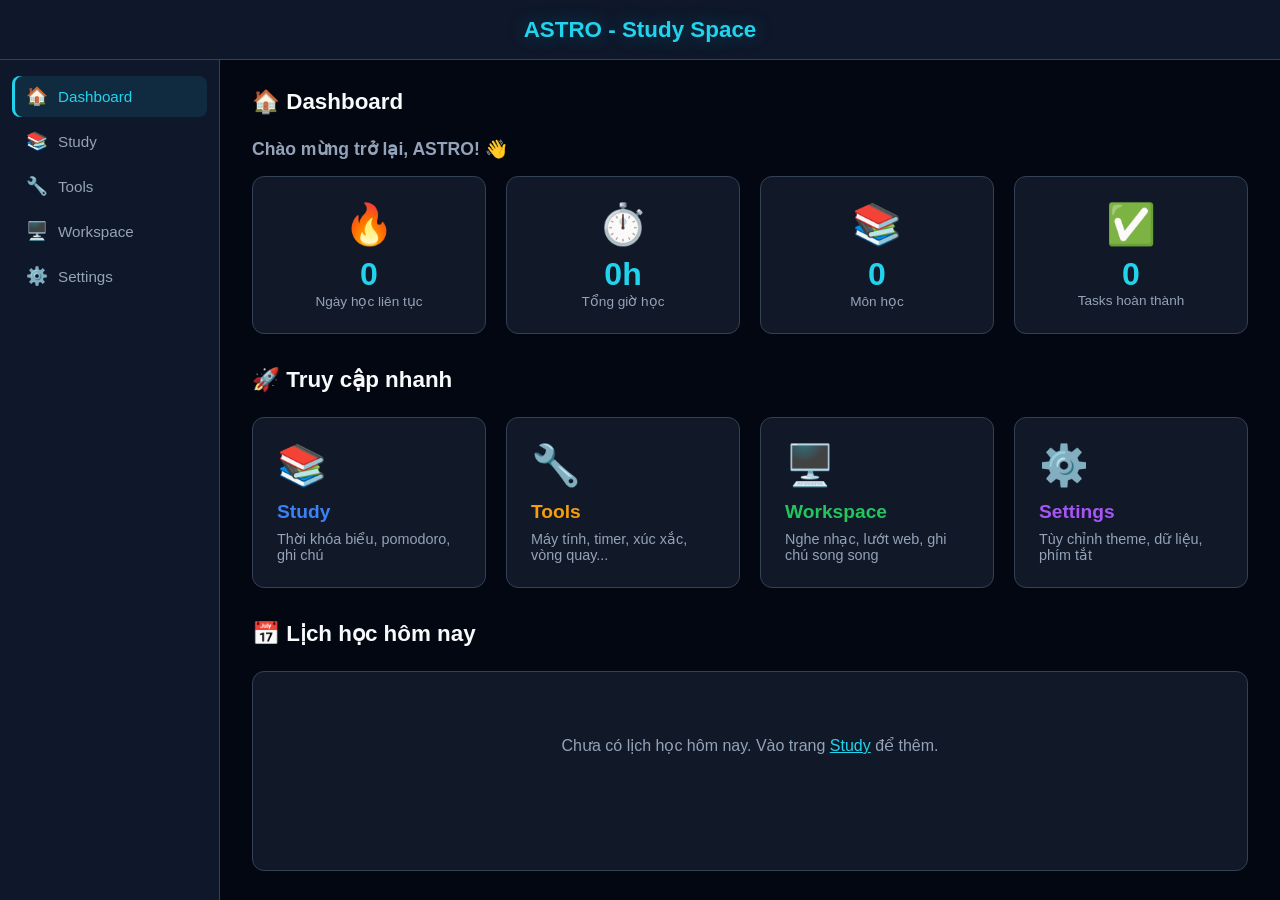
<file: index.html>
<!DOCTYPE html>
<html lang="vi">
<head>
    <meta charset="UTF-8">
    <meta name="viewport" content="width=device-width, initial-scale=1.0">
    <link rel="icon" href="./assets/images/capybara.JPG">
    <title>ASTRO - Study Space</title>
    <link rel="stylesheet" href="./main.css">
    <script type="module" src="./javascript.js"></script>
</head>
<body>
    <div id="navbar"></div>
    <div id="sidebar"></div>
    <main class="main-container">
        <h1 class="section-title">🏠 Dashboard</h1>

        <section style="margin-bottom: 32px;" class="animate-fade-in">
            <h2 style="font-size: 1.1rem; color: var(--fg-secondary); margin-bottom: 16px;">Chào mừng trở lại, ASTRO! 👋</h2>
            <div class="grid grid-4" id="stats-cards"></div>
        </section>

        <section style="margin-bottom: 32px;" class="animate-fade-in">
            <h2 class="section-title">🚀 Truy cập nhanh</h2>
            <div class="grid grid-auto" id="quick-access"></div>
        </section>

        <section class="animate-fade-in">
            <h2 class="section-title">📅 Lịch học hôm nay</h2>
            <div id="today-schedule" class="card card-animated" style="min-height: 200px;">
                <p style="color: var(--fg-secondary);">Đang tải...</p>
            </div>
        </section>
    </main>

    <script type="module">
        import { ROOT } from './javascript.js';

        // Stats cards
        const stats = [
            { label: 'Ngày học liên tục', value: '0', icon: '🔥' },
            { label: 'Tổng giờ học', value: '0h', icon: '⏱️' },
            { label: 'Môn học', value: '0', icon: '📚' },
            { label: 'Tasks hoàn thành', value: '0', icon: '✅' }
        ];

        const statsContainer = document.getElementById('stats-cards');
        stats.forEach(s => {
            const card = document.createElement('div');
            card.className = 'card card-animated';
            card.style.textAlign = 'center';
            card.innerHTML = `
                <div style="font-size: 2.5rem; margin-bottom: 8px;">${s.icon}</div>
                <div style="font-size: 2rem; font-weight: bold; color: var(--accent);" id="stat-${s.label}">${s.value}</div>
                <div style="color: var(--fg-secondary); font-size: 0.85rem;">${s.label}</div>
            `;
            statsContainer.appendChild(card);
        });

        // Quick access cards
        const quickAccess = [
            { title: 'Study', desc: 'Thời khóa biểu, pomodoro, ghi chú', href: 'features/study/study.html', icon: '📚', color: '#3b82f6' },
            { title: 'Tools', desc: 'Máy tính, timer, xúc xắc, vòng quay...', href: 'features/tools/tools.html', icon: '🔧', color: '#f59e0b' },
            { title: 'Workspace', desc: 'Nghe nhạc, lướt web, ghi chú song song', href: 'features/workspace/workspace.html', icon: '🖥️', color: '#22c55e' },
            { title: 'Settings', desc: 'Tùy chỉnh theme, dữ liệu, phím tắt', href: 'features/setting/setting.html', icon: '⚙️', color: '#a855f7' }
        ];

        const quickContainer = document.getElementById('quick-access');
        quickAccess.forEach(q => {
            const card = document.createElement('a');
            card.href = ROOT + q.href;
            card.className = 'card card-animated';
            card.style.textDecoration = 'none';
            card.style.color = 'inherit';
            card.innerHTML = `
                <div style="font-size: 2.5rem; margin-bottom: 12px;">${q.icon}</div>
                <h3 style="font-size: 1.2rem; margin-bottom: 8px; color: ${q.color};">${q.title}</h3>
                <p style="color: var(--fg-secondary); font-size: 0.9rem;">${q.desc}</p>
            `;
            quickContainer.appendChild(card);
        });

        // Load today's schedule from localStorage
        function loadTodaySchedule() {
            const timetable = JSON.parse(localStorage.getItem('study-timetable') || '{}');
            const dayIndex = new Date().getDay() === 0 ? 6 : new Date().getDay() - 1;
            const DAYS = ['Thứ 2', 'Thứ 3', 'Thứ 4', 'Thứ 5', 'Thứ 6', 'Thứ 7', 'Chủ Nhật'];
            const todayKey = DAYS[dayIndex];
            const todaySchedule = timetable[todayKey] || [];

            const container = document.getElementById('today-schedule');
            if (todaySchedule.length === 0) {
                container.innerHTML = '<p style="color: var(--fg-secondary); text-align: center; padding: 40px;">Chưa có lịch học hôm nay. Vào trang <a href="' + ROOT + 'features/study/study.html" style="color: var(--accent);">Study</a> để thêm.</p>';
                return;
            }

            container.innerHTML = todaySchedule.map(s => `
                <div style="display: flex; align-items: center; gap: 12px; padding: 12px; background: var(--bg-tertiary); border-radius: 8px; margin-bottom: 8px; border-left: 3px solid var(--accent);">
                    <span style="font-weight: bold; color: var(--accent); min-width: 80px;">${s.time}</span>
                    <span style="flex: 1;">${s.subject}</span>
                    <span style="font-size: 0.8rem; color: var(--fg-secondary);">${s.room || ''}</span>
                </div>
            `).join('');
        }

        loadTodaySchedule();

        // Load stats from localStorage
        function loadStats() {
            const data = JSON.parse(localStorage.getItem('study-stats') || '{}');
            document.getElementById('stat-Ngày học liên tục').textContent = data.streak || '0';
            document.getElementById('stat-Tổng giờ học').textContent = (data.totalHours || 0) + 'h';
            document.getElementById('stat-Môn học').textContent = data.subjects || '0';
            document.getElementById('stat-Tasks hoàn thành').textContent = data.tasksDone || '0';
        }
        loadStats();

        // Listen for changes in localStorage (e.g., from other tabs)
        window.addEventListener('storage', (e) => {
            if (e.key === 'study-timetable') {
                loadTodaySchedule();
            }
            if (e.key === 'study-stats' || e.key === 'study-timetable') {
                loadStats();
            }
        });
    </script>
</body>
</html>
</file>
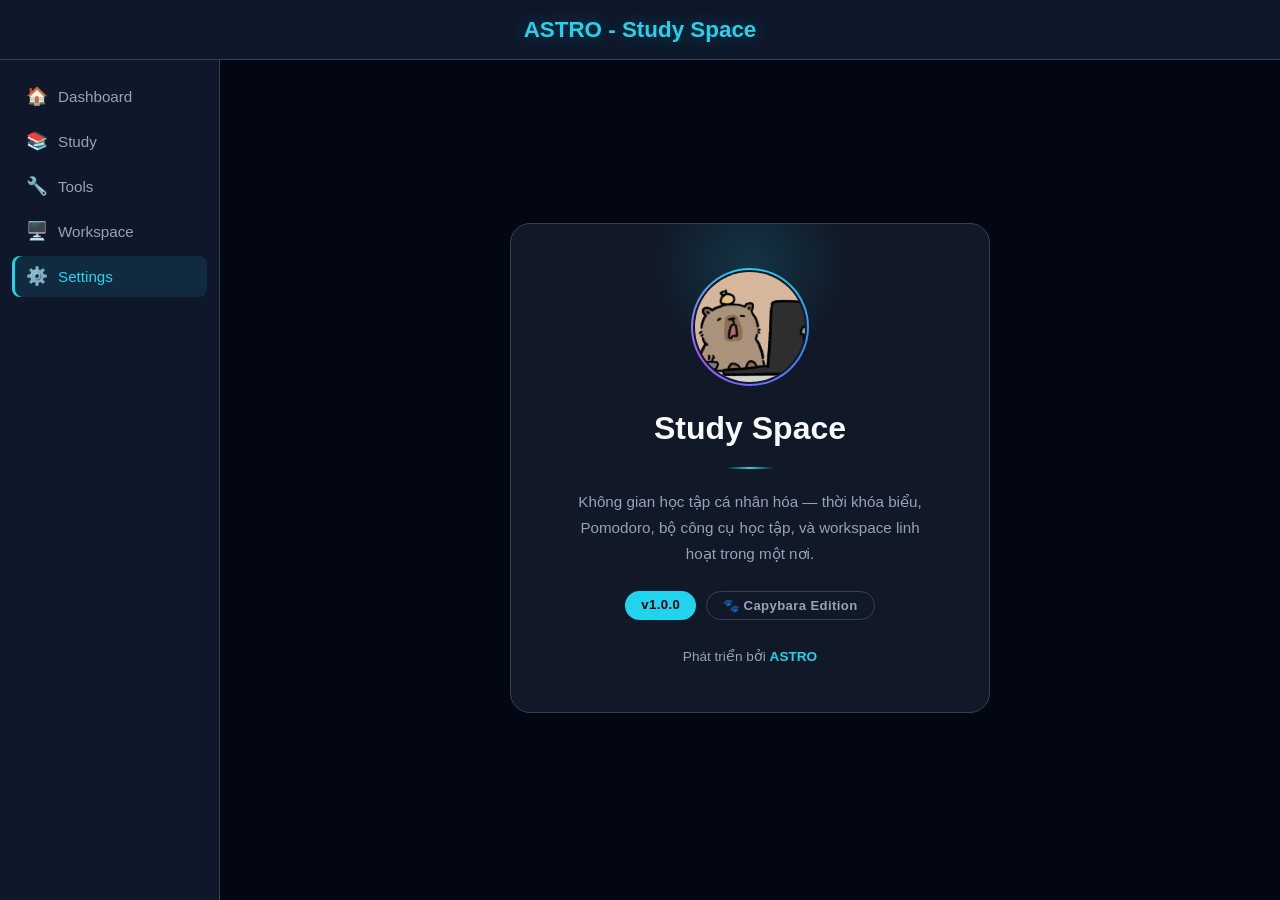
<file: features/setting/setting.html>
<!DOCTYPE html>
<html lang="vi">
<head>
    <meta charset="UTF-8">
    <meta name="viewport" content="width=device-width, initial-scale=1.0">
    <link rel="icon" href="../../assets/images/capybara.JPG">
    <title>Cài đặt - Study Space</title>
    <link rel="stylesheet" href="../../main.css">
    <script type="module" src="../../javascript.js"></script>
    <style>
        .about-wrapper {
            display: flex;
            align-items: center;
            justify-content: center;
            min-height: calc(100vh - var(--navbar-height) - 80px);
        }

        .about-card {
            background: var(--card-bg);
            border: 1px solid var(--border);
            border-radius: 20px;
            padding: 48px 56px;
            text-align: center;
            max-width: 480px;
            width: 100%;
            position: relative;
            overflow: hidden;
            animation: cardEntrance 0.6s cubic-bezier(0.34, 1.56, 0.64, 1) both;
        }

        @keyframes cardEntrance {
            from { opacity: 0; transform: translateY(40px) scale(0.95); }
            to   { opacity: 1; transform: translateY(0) scale(1); }
        }

        .about-card::before {
            content: '';
            position: absolute;
            top: -60px; left: 50%;
            transform: translateX(-50%);
            width: 200px; height: 200px;
            background: radial-gradient(circle, rgba(34,211,238,0.15) 0%, transparent 70%);
            pointer-events: none;
            animation: glowPulse 3s ease-in-out infinite;
        }

        @keyframes glowPulse {
            0%, 100% { opacity: 0.6; transform: translateX(-50%) scale(1); }
            50%       { opacity: 1;   transform: translateX(-50%) scale(1.2); }
        }

        .avatar-ring {
            position: relative;
            display: inline-block;
            margin-bottom: 24px;
            animation: avatarEntrance 0.8s cubic-bezier(0.34, 1.56, 0.64, 1) 0.2s both;
        }

        @keyframes avatarEntrance {
            from { opacity: 0; transform: scale(0.5) rotate(-10deg); }
            to   { opacity: 1; transform: scale(1) rotate(0deg); }
        }

        .avatar-ring img {
            width: 110px;
            height: 110px;
            border-radius: 50%;
            object-fit: cover;
            display: block;
            position: relative;
            z-index: 1;
        }

        .avatar-ring::before {
            content: '';
            position: absolute;
            inset: -4px;
            border-radius: 50%;
            background: conic-gradient(var(--accent), #3b82f6, #a855f7, var(--accent));
            animation: ringRotate 3s linear infinite;
            z-index: 0;
        }

        .avatar-ring::after {
            content: '';
            position: absolute;
            inset: -2px;
            border-radius: 50%;
            background: var(--card-bg);
            z-index: 0;
        }

        .avatar-ring img { z-index: 2; }

        @keyframes ringRotate {
            from { transform: rotate(0deg); }
            to   { transform: rotate(360deg); }
        }

        .app-name {
            font-size: 2rem;
            font-weight: 700;
            color: var(--fg-primary);
            margin-bottom: 8px;
            animation: fadeUp 0.6s ease 0.35s both;
        }

        .app-tagline {
            color: var(--fg-secondary);
            font-size: 0.95rem;
            line-height: 1.7;
            margin-bottom: 24px;
            animation: fadeUp 0.6s ease 0.45s both;
        }

        @keyframes fadeUp {
            from { opacity: 0; transform: translateY(16px); }
            to   { opacity: 1; transform: translateY(0); }
        }

        .badge-row {
            display: flex;
            gap: 10px;
            justify-content: center;
            flex-wrap: wrap;
            animation: fadeUp 0.6s ease 0.55s both;
        }

        .badge {
            padding: 6px 16px;
            border-radius: 20px;
            font-size: 0.82rem;
            font-weight: 600;
            letter-spacing: 0.03em;
        }

        .badge-version {
            background: var(--accent);
            color: var(--bg-primary);
        }

        .badge-edition {
            background: transparent;
            border: 1px solid var(--border);
            color: var(--fg-secondary);
        }

        .author-line {
            margin-top: 28px;
            color: var(--fg-secondary);
            font-size: 0.85rem;
            animation: fadeUp 0.6s ease 0.65s both;
        }

        .author-line strong {
            color: var(--accent);
        }

        .divider {
            width: 48px;
            height: 2px;
            background: linear-gradient(90deg, transparent, var(--accent), transparent);
            margin: 20px auto;
            animation: fadeUp 0.6s ease 0.5s both;
        }
    </style>
</head>
<body>
    <div id="navbar"></div>
    <div id="sidebar"></div>
    <main class="main-container">
        <div class="about-wrapper">
            <div class="about-card">
                <div class="avatar-ring">
                    <img src="../../assets/images/capybara.JPG" alt="Capybara mascot">
                </div>

                <div class="app-name">Study Space</div>

                <div class="divider"></div>

                <p class="app-tagline">
                    Không gian học tập cá nhân hóa — thời khóa biểu, Pomodoro,
                    bộ công cụ học tập, và workspace linh hoạt trong một nơi.
                </p>

                <div class="badge-row">
                    <span class="badge badge-version">v1.0.0</span>
                    <span class="badge badge-edition">🐾 Capybara Edition</span>
                </div>

                <div class="author-line">
                    Phát triển bởi <strong>ASTRO</strong>
                </div>
            </div>
        </div>
    </main>
</body>
</html>
</file>
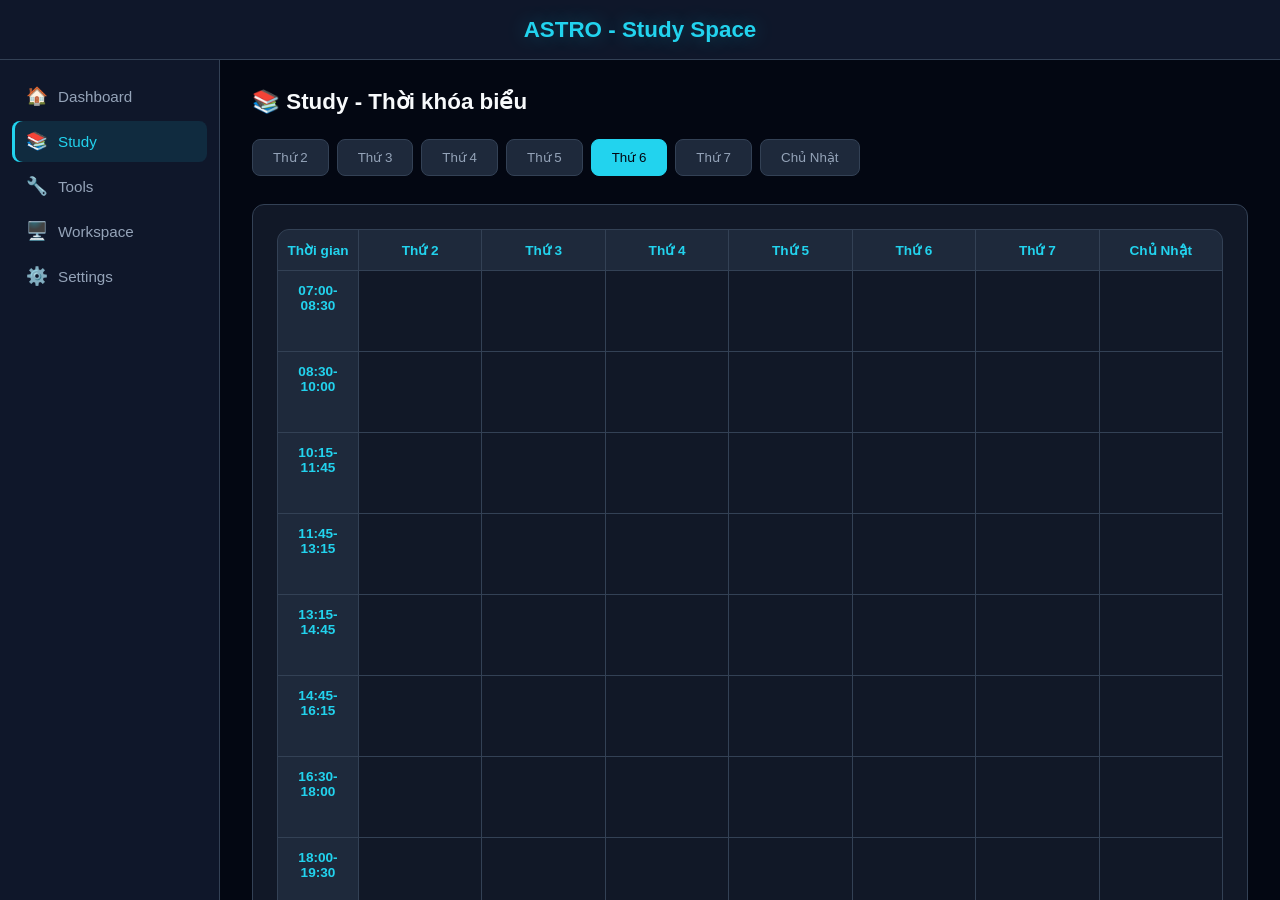
<file: features/study/study.html>
<!DOCTYPE html>
<html lang="vi">
<head>
    <meta charset="UTF-8">
    <meta name="viewport" content="width=device-width, initial-scale=1.0">
    <link rel="icon" href="../../assets/images/capybara.JPG">
    <title>Study - Thời khóa biểu</title>
    <link rel="stylesheet" href="../../main.css">
    <script type="module" src="../../javascript.js"></script>
    <style>
        .timetable-grid {
            display: grid;
            grid-template-columns: 80px repeat(7, 1fr);
            gap: 1px;
            background: var(--border);
            border-radius: 12px;
            overflow: hidden;
            border: 1px solid var(--border);
        }

        .timetable-header, .timetable-time {
            background: var(--bg-tertiary);
            padding: 12px 8px;
            text-align: center;
            font-weight: bold;
            color: var(--accent);
            font-size: 0.85rem;
        }

        .timetable-cell {
            background: var(--card-bg);
            min-height: 80px;
            padding: 8px;
            position: relative;
            cursor: pointer;
            transition: background 0.2s;
        }

        .timetable-cell:hover {
            background: var(--bg-tertiary);
        }

        .timetable-cell.has-class {
            background: linear-gradient(135deg, rgba(34, 211, 238, 0.1), rgba(59, 130, 246, 0.1));
            border-left: 3px solid var(--accent);
        }

        .class-block {
            background: rgba(34, 211, 238, 0.15);
            border: 1px solid var(--accent);
            border-radius: 6px;
            padding: 6px 8px;
            margin-bottom: 4px;
            font-size: 0.75rem;
            position: relative;
        }

        .class-block .subject { font-weight: bold; color: var(--accent); }
        .class-block .room { color: var(--fg-secondary); font-size: 0.7rem; }
        .class-block .delete-btn {
            position: absolute;
            top: 2px; right: 4px;
            background: none; border: none;
            color: var(--fg-secondary); cursor: pointer;
            font-size: 0.7rem; padding: 2px;
            opacity: 0; transition: opacity 0.2s;
        }
        .class-block:hover .delete-btn { opacity: 1; }

        .modal-overlay {
            position: fixed; top: 0; left: 0; right: 0; bottom: 0;
            background: rgba(0,0,0,0.7); z-index: 1000;
            display: flex; align-items: center; justify-content: center;
            opacity: 0; visibility: hidden; transition: all 0.3s;
        }
        .modal-overlay.open { opacity: 1; visibility: visible; }
        .modal {
            background: var(--bg-secondary);
            border: 1px solid var(--border);
            border-radius: 16px;
            padding: 24px;
            width: 90%; max-width: 480px;
            transform: scale(0.9); transition: transform 0.3s;
        }
        .modal-overlay.open .modal { transform: scale(1); }

        .form-group { margin-bottom: 16px; }
        .form-group label { display: block; margin-bottom: 6px; color: var(--fg-secondary); font-size: 0.85rem; }
        .form-row { display: grid; grid-template-columns: 1fr 1fr; gap: 12px; }

        .time-slots { display: flex; gap: 8px; flex-wrap: wrap; margin-top: 8px; }
        .time-slot {
            background: var(--bg-tertiary); border: 1px solid var(--border);
            padding: 6px 12px; border-radius: 6px; font-size: 0.8rem;
            cursor: pointer; transition: all 0.2s;
        }
        .time-slot.selected { background: var(--accent); color: var(--bg-primary); border-color: var(--accent); }

        .weekday-tabs { display: flex; gap: 8px; margin-bottom: 20px; overflow-x: auto; padding-bottom: 8px; }
        .weekday-tab {
            padding: 10px 20px; background: var(--bg-tertiary);
            border: 1px solid var(--border); border-radius: 8px;
            color: var(--fg-secondary); cursor: pointer; white-space: nowrap;
            transition: all 0.2s;
        }
        .weekday-tab.active { background: var(--accent); color: var(--bg-primary); border-color: var(--accent); }
        .weekday-tab:hover:not(.active) { border-color: var(--accent); color: var(--accent); }

        #quick-notes[data-placeholder]:empty::before {
            content: attr(data-placeholder);
            color: var(--fg-secondary);
            pointer-events: none;
        }

        @media (max-width: 768px) {
            .timetable-grid { grid-template-columns: 60px repeat(7, minmax(100px, 1fr)); }
        }
    </style>
</head>
<body>
    <div id="navbar"></div>
    <div id="sidebar"></div>
    <main class="main-container">
        <h1 class="section-title">📚 Study - Thời khóa biểu</h1>

        <!-- Weekday tabs -->
        <div class="weekday-tabs animate-fade-in" id="weekday-tabs"></div>

        <!-- Timetable -->
        <div class="card card-animated animate-fade-in" style="overflow-x: auto;">
            <div class="timetable-grid" id="timetable-grid"></div>
        </div>

        <!-- Quick Notes -->
        <section style="margin-top: 32px;" class="animate-fade-in">
            <h2 class="section-title">📝 Ghi chú nâng cao</h2>
            <div class="card card-animated">
                <div class="notes-toolbar" style="display: flex; gap: 8px; margin-bottom: 12px; flex-wrap: wrap;">
                    <button class="btn btn-secondary" id="bold-note" title="Bold (Ctrl+B)"><b>B</b></button>
                    <button class="btn btn-secondary" id="italic-note" title="Italic (Ctrl+I)"><i>I</i></button>
                    <button class="btn btn-secondary" id="underline-note" title="Underline (Ctrl+U)"><u>U</u></button>
                    <button class="btn btn-danger" id="clear-note" title="Xóa ghi chú">Xóa</button>
                </div>
                <div id="quick-notes" contenteditable="true" class="input" style="min-height: 200px; overflow-y: auto; line-height: 1.6;" placeholder="Ghi chú cho ngày hôm nay..."></div>
                <div style="margin-top: 8px; text-align: right; color: var(--fg-secondary); font-size: 0.85rem;">
                    Số ký tự: <span id="note-counter">0</span>
                </div>
            </div>
        </section>

    </main>

    <!-- Add Class Modal -->
    <div class="modal-overlay" id="class-modal">
        <div class="modal">
            <h2 style="margin-bottom: 20px; color: var(--accent);">➕ Thêm / Sửa môn học</h2>
            <form id="class-form">
                <input type="hidden" id="class-day" name="day">
                <input type="hidden" id="class-time" name="time">
                <input type="hidden" id="class-index" name="index">

                <div class="form-group">
                    <label>Tên môn học</label>
                    <input type="text" class="input" name="subject" required placeholder="Ví dụ: Toán cao cấp, Lập trình Web...">
                </div>
                <div class="form-group">
                    <label>Phòng học</label>
                    <input type="text" class="input" name="room" placeholder="Ví dụ: A301, Lab 2, Online...">
                </div>
                <div class="form-group">
                    <label>Màu sắc</label>
                    <div style="display: flex; gap: 8px;">
                        <input type="color" name="color" value="#22d3ee" style="width: 50px; height: 40px; border: none; border-radius: 8px; cursor: pointer;">
                        <span style="align-self: center; color: var(--fg-secondary); font-size: 0.85rem;">Mặc định: Cyan</span>
                    </div>
                </div>
                <div style="display: flex; gap: 12px; justify-content: flex-end; margin-top: 24px;">
                    <button type="button" class="btn btn-secondary" id="modal-cancel">Hủy</button>
                    <button type="submit" class="btn btn-primary">Lưu</button>
                </div>
            </form>
        </div>
    </div>

    <script type="module">
        import { ROOT } from '../../javascript.js';

        const DAYS = ['Thứ 2', 'Thứ 3', 'Thứ 4', 'Thứ 5', 'Thứ 6', 'Thứ 7', 'Chủ Nhật'];
        const TIME_SLOTS = [
            '07:00-08:30', '08:30-10:00', '10:15-11:45', '11:45-13:15',
            '13:15-14:45', '14:45-16:15', '16:30-18:00', '18:00-19:30', '19:30-21:00'
        ];

        let timetable = JSON.parse(localStorage.getItem('study-timetable') || '{}');
        let currentDay = DAYS[new Date().getDay() === 0 ? 6 : new Date().getDay() - 1];

        // Initialize empty days
        DAYS.forEach(d => { if (!timetable[d]) timetable[d] = []; });

        // Render weekday tabs
        const tabsContainer = document.getElementById('weekday-tabs');
        DAYS.forEach((day, i) => {
            const btn = document.createElement('button');
            btn.className = `weekday-tab ${day === currentDay ? 'active' : ''}`;
            btn.textContent = day;
            btn.onclick = () => switchDay(day);
            tabsContainer.appendChild(btn);
        });

        function switchDay(day) {
            currentDay = day;
            document.querySelectorAll('.weekday-tab').forEach(b => b.classList.toggle('active', b.textContent === day));
            renderTimetable();
        }

        // Render timetable grid
        function renderTimetable() {
            const grid = document.getElementById('timetable-grid');
            grid.innerHTML = '';

            // Header row
            grid.innerHTML += '<div class="timetable-header">Thời gian</div>';
            DAYS.forEach(d => grid.innerHTML += `<div class="timetable-header">${d}</div>`);

            // Time rows
            TIME_SLOTS.forEach((time, ti) => {
                grid.innerHTML += `<div class="timetable-time">${time}</div>`;
                DAYS.forEach((day, di) => {
                    const classes = timetable[day].filter(c => c.time === time);
                    const cellClass = classes.length ? 'timetable-cell has-class' : 'timetable-cell';
                    grid.innerHTML += `
                        <div class="${cellClass}" data-day="${day}" data-time="${time}" data-row="${ti}" data-col="${di}">
                            ${classes.map((c, idx) => `
                                <div class="class-block" style="border-left-color: ${c.color}; background: ${c.color}22;" data-index="${idx}">
                                    <div class="subject">${c.subject}</div>
                                    ${c.room ? `<div class="room">${c.room}</div>` : ''}
                                    <button class="delete-btn" onclick="event.stopPropagation(); deleteClass('${day}', '${time}', ${idx})">×</button>
                                </div>
                            `).join('')}
                        </div>
                    `;
                });
            });

            // Add click handlers to cells
            grid.querySelectorAll('.timetable-cell').forEach(cell => {
                cell.onclick = () => openModal(cell.dataset.day, cell.dataset.time);
            });
        }

        // Modal handling
        const modal = document.getElementById('class-modal');
        const form = document.getElementById('class-form');

        function openModal(day, time, index = null) {
            document.getElementById('class-day').value = day;
            document.getElementById('class-time').value = time;
            document.getElementById('class-index').value = index !== null ? index : '';

            if (index !== null) {
                const cls = timetable[day].find((c, i) => c.time === time && i === index);
                if (cls) {
                    form.subject.value = cls.subject;
                    form.room.value = cls.room || '';
                    form.color.value = cls.color;
                }
            } else {
                form.reset();
                form.color.value = '#22d3ee';
            }

            modal.classList.add('open');
            form.subject.focus();
        }

        function closeModal() {
            modal.classList.remove('open');
        }

        document.getElementById('modal-cancel').onclick = closeModal;
        modal.onclick = e => { if (e.target === modal) closeModal(); };

        form.onsubmit = e => {
            e.preventDefault();
            const day = form.day.value;
            const time = form.time.value;
            const index = form.index.value;
            const newClass = {
                subject: form.subject.value,
                room: form.room.value,
                color: form.color.value,
                time: time
            };

            if (index !== '') {
                // Update existing - find by time and index
                let idx = 0;
                timetable[day] = timetable[day].filter((c, i) => {
                    if (c.time === time && idx === parseInt(index)) {
                        idx++; return false;
                    }
                    if (c.time === time) idx++;
                    return true;
                });
                timetable[day].push(newClass);
            } else {
                timetable[day].push(newClass);
            }

            // Sort by time
            timetable[day].sort((a, b) => TIME_SLOTS.indexOf(a.time) - TIME_SLOTS.indexOf(b.time));

            localStorage.setItem('study-timetable', JSON.stringify(timetable));
            closeModal();
            renderTimetable();
            updateDashboardStats();
        };

        window.deleteClass = function(day, time, index) {
            if (!confirm('Xóa môn học này?')) return;
            let idx = 0;
            timetable[day] = timetable[day].filter((c, i) => {
                if (c.time === time && idx === index) { idx++; return false; }
                if (c.time === time) idx++;
                return true;
            });
            localStorage.setItem('study-timetable', JSON.stringify(timetable));
            renderTimetable();
            updateDashboardStats();
        };

        // Quick notes with formatting (contenteditable div)
        const notesEl = document.getElementById('quick-notes');
        const noteCounter = document.getElementById('note-counter');
        const boldBtn = document.getElementById('bold-note');
        const italicBtn = document.getElementById('italic-note');
        const underlineBtn = document.getElementById('underline-note');
        const clearNoteBtn = document.getElementById('clear-note');
        const todayKey = currentDay;

        // Load saved note
        notesEl.innerHTML = localStorage.getItem(`study-notes-${todayKey}`) || '';
        updateNoteCounter();

        // Placeholder behavior for contenteditable
        function updatePlaceholder() {
            if (notesEl.textContent.trim() === '' && !notesEl.querySelector('*')) {
                notesEl.setAttribute('data-placeholder', 'Ghi chú cho ngày hôm nay...');
            } else {
                notesEl.removeAttribute('data-placeholder');
            }
        }
        updatePlaceholder();

        // Update character count
        function updateNoteCounter() {
            noteCounter.textContent = notesEl.textContent.length;
        }

        notesEl.oninput = () => {
            localStorage.setItem(`study-notes-${todayKey}`, notesEl.innerHTML);
            updateNoteCounter();
            updatePlaceholder();
        };

        // Formatting functions
        boldBtn.onclick = () => { document.execCommand('bold', false, null); notesEl.focus(); };
        italicBtn.onclick = () => { document.execCommand('italic', false, null); notesEl.focus(); };
        underlineBtn.onclick = () => { document.execCommand('underline', false, null); notesEl.focus(); };

        clearNoteBtn.onclick = () => {
            if (confirm('Xóa toàn bộ ghi chú?')) {
                notesEl.innerHTML = '';
                localStorage.removeItem(`study-notes-${todayKey}`);
                updateNoteCounter();
                updatePlaceholder();
            }
        };

        // Keyboard shortcuts for formatting
        notesEl.addEventListener('keydown', (e) => {
            if (e.ctrlKey && !e.shiftKey && !e.metaKey) {
                if (e.key === 'b' || e.key === 'B') { e.preventDefault(); document.execCommand('bold', false, null); }
                else if (e.key === 'i' || e.key === 'I') { e.preventDefault(); document.execCommand('italic', false, null); }
                else if (e.key === 'u' || e.key === 'U') { e.preventDefault(); document.execCommand('underline', false, null); }
            }
        });

        // Dashboard stats sync
        function updateDashboardStats() {
            const stats = JSON.parse(localStorage.getItem('study-stats') || '{}');
            const subjects = new Set();
            Object.values(timetable).flat().forEach(c => subjects.add(c.subject));
            stats.subjects = subjects.size;
            localStorage.setItem('study-stats', JSON.stringify(stats));
        }

        // Initial render
        renderTimetable();

        // Keyboard shortcuts
        document.addEventListener('keydown', e => {
            if (e.key === 'Escape') closeModal();
        });
    </script>
</body>
</html>
</file>
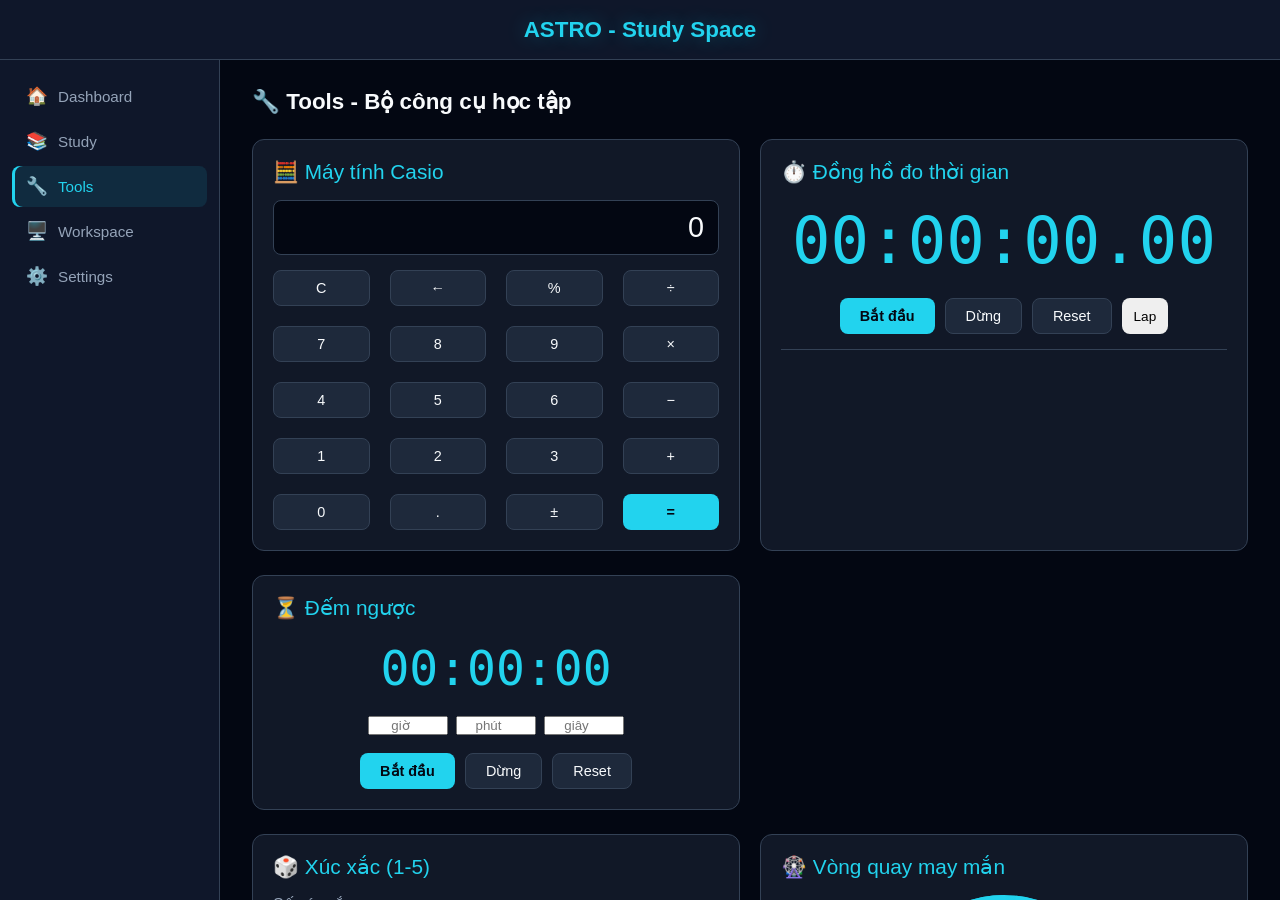
<file: features/tools/tools.html>
<!DOCTYPE html>
<html lang="vi">
<head>
    <meta charset="UTF-8">
    <meta name="viewport" content="width=device-width, initial-scale=1.0">
    <link rel="icon" href="../../assets/images/capybara.JPG">
    <title>Tools - Bộ công cụ học tập</title>
    <link rel="stylesheet" href="../../main.css">
    <script type="module" src="../../javascript.js"></script>
    <style>
        .tool-card {
            background: var(--card-bg);
            border: 1px solid var(--border);
            border-radius: 12px;
            padding: 20px;
            margin-bottom: 24px;
            transition: transform 0.2s, box-shadow 0.2s;
        }
        .tool-card:hover {
            transform: translateY(-2px);
            box-shadow: 0 8px 32px rgba(0,0,0,0.3), 0 0 0 1px var(--accent);
        }
        .tool-title {
            font-size: 1.3rem;
            margin-bottom: 16px;
            color: var(--accent);
            display: flex;
            align-items: center;
            gap: 10px;
        }
        .tool-content {
            display: grid;
            gap: 20px;
        }
        .tool-grid-2 { grid-template-columns: repeat(2, 1fr); }
        .tool-grid-3 { grid-template-columns: repeat(3, 1fr); }
        .tool-grid-4 { grid-template-columns: repeat(4, 1fr); }
        @media (max-width: 768px) {
            .tool-grid-2, .tool-grid-3, .tool-grid-4 { grid-template-columns: 1fr; }
        }
        .input-small {
            width: 80px;
            text-align: center;
        }
        .btn-small {
            padding: 6px 12px;
            font-size: 0.85rem;
        }
        .canvas-border {
            border: 2px solid var(--border);
            border-radius: 8px;
            background: var(--bg-primary);
            cursor: crosshair;
        }
        .dice {
            font-size: 3rem;
            text-align: center;
            margin: 16px 0;
            min-height: 60px;
            display: flex;
            align-items: center;
            justify-content: center;
            background: var(--bg-tertiary);
            border-radius: 12px;
        }
        .wheel {
            width: 200px;
            height: 200px;
            margin: 0 auto;
            border-radius: 50%;
            background: conic-gradient(from 0deg, #22d3ee, #06b6d4, #22d3ee, #06b6d4, #22d3ee);
            position: relative;
            overflow: hidden;
        }
        .wheel::after {
            content: '';
            position: absolute;
            top: 50%; left: 50%;
            width: 160px; height: 160px;
            background: var(--bg-primary);
            border-radius: 50%;
            transform: translate(-50%, -50%);
            z-index: 1;
        }
        .wheel-spin {
            transition: transform 3s ease-out;
        }
        .wheel-segment {
            position: absolute;
            width: 50%; height: 50%;
            transform-origin: bottom right;
            overflow: hidden;
        }
        .wheel-segment div {
            width: 100%; height: 100%;
            background: var(--accent);
            transform: rotate(45deg) translateY(-35%);
            text-align: center;
            font-size: 0.9rem;
            color: var(--bg-primary);
            padding-top: 40px;
            box-sizing: border-box;
        }
        .timer-display {
            font-size: 4rem;
            text-align: center;
            font-family: 'Minecraft', monospace;
            margin: 20px 0;
            color: var(--accent);
        }
        .countdown-display {
            font-size: 3rem;
            text-align: center;
            font-family: 'Minecraft', monospace;
            margin: 20px 0;
            color: var(--accent);
        }
        .controls {
            display: flex;
            gap: 12px;
            flex-wrap: wrap;
            justify-content: center;
        }
    </style>
</head>
<body>
    <div id="navbar"></div>
    <div id="sidebar"></div>
    <main class="main-container">
        <h1 class="section-title">🔧 Tools - Bộ công cụ học tập</h1>

        <div class="tool-content tool-grid-2 animate-fade-in">
            <!-- Scientific Calculator -->
            <div class="tool-card card-animated">
                <div class="tool-title">🧮 Máy tính Casio</div>
                <div id="calculator">
                    <input type="text" id="calc-display" class="input" readonly style="font-size: 1.8rem; text-align: right; margin-bottom: 15px; height: 55px;" value="0">
                    <div class="grid grid-4" id="calc-buttons">
                        <button class="btn btn-secondary" data-calc="clear">C</button>
                        <button class="btn btn-secondary" data-calc="delete">←</button>
                        <button class="btn btn-secondary" data-calc="%">%</button>
                        <button class="btn btn-secondary" data-calc="/">÷</button>

                        <button class="btn btn-secondary" data-calc="7">7</button>
                        <button class="btn btn-secondary" data-calc="8">8</button>
                        <button class="btn btn-secondary" data-calc="9">9</button>
                        <button class="btn btn-secondary" data-calc="*">×</button>

                        <button class="btn btn-secondary" data-calc="4">4</button>
                        <button class="btn btn-secondary" data-calc="5">5</button>
                        <button class="btn btn-secondary" data-calc="6">6</button>
                        <button class="btn btn-secondary" data-calc="-">−</button>

                        <button class="btn btn-secondary" data-calc="1">1</button>
                        <button class="btn btn-secondary" data-calc="2">2</button>
                        <button class="btn btn-secondary" data-calc="3">3</button>
                        <button class="btn btn-secondary" data-calc="+">+</button>

                        <button class="btn btn-secondary" data-calc="0">0</button>
                        <button class="btn btn-secondary" data-calc=".">.</button>
                        <button class="btn btn-secondary" data-calc="±">±</button>
                        <button class="btn btn-primary" data-calc="=">=</button>
                    </div>
                </div>
            </div>

            <!-- Timer / Stopwatch -->
            <div class="tool-card card-animated">
                <div class="tool-title">⏱️ Đồng hồ đo thời gian</div>
                <div class="timer-display" id="stopwatch-display">00:00:00.00</div>
                <div class="controls" style="display: flex; gap: 10px; flex-wrap: wrap; justify-content: center; margin-top: 15px;">
                    <button class="btn btn-primary" id="start-stopwatch">Bắt đầu</button>
                    <button class="btn btn-secondary" id="stop-stopwatch" disabled>Dừng</button>
                    <button class="btn btn-secondary" id="reset-stopwatch">Reset</button>
                    <button class="btn btn-small" id="lap-stopwatch">Lap</button>
                </div>
                <div id="laps" style="margin-top: 15px; max-height: 180px; overflow-y: auto; font-size: 0.9rem; border-top: 1px solid var(--border); padding-top: 10px;"></div>
            </div>
        </div>

        <div class="tool-content tool-grid-2 animate-fade-in">
            <!-- Countdown Timer -->
            <div class="tool-card card-animated">
                <div class="tool-title">⏳ Đếm ngược</div>
                <div class="countdown-display" id="countdown-display">00:00:00</div>
                <div style="margin-bottom: 18px;">
                    <div style="display: flex; gap: 8px; justify-content: center; flex-wrap: wrap;">
                        <input type="number" id="countdown-hours" class="input-small" placeholder="giờ" min="0" style="width: 80px;">
                        <input type="number" id="countdown-minutes" class="input-small" placeholder="phút" min="0" style="width: 80px;">
                        <input type="number" id="countdown-seconds" class="input-small" placeholder="giây" min="0" style="width: 80px;">
                    </div>
                </div>
                <div class="controls" style="display: flex; gap: 10px; justify-content: center; flex-wrap: wrap; margin-top: 10px;">
                    <button class="btn btn-primary" id="start-countdown">Bắt đầu</button>
                    <button class="btn btn-secondary" id="stop-countdown" disabled>Dừng</button>
                    <button class="btn btn-secondary" id="reset-countdown">Reset</button>
                </div>
            </div>
        </div>

        <div class="tool-content tool-grid-2 animate-fade-in">
            <!-- Dice Roller (1-5 dice) -->
            <div class="tool-card card-animated">
                <div class="tool-title">🎲 Xúc xắc (1-5)</div>
                <div style="margin-bottom: 18px;">
                    <label for="dice-count" style="color: var(--fg-secondary); display: block; margin-bottom: 8px;">Số xúc xắc:</label>
                    <select id="dice-count" class="input" style="width: 100%; padding: 10px;">
                        <option value="1">1</option>
                        <option value="2">2</option>
                        <option value="3">3</option>
                        <option value="4">4</option>
                        <option value="5">5</option>
                    </select>
                </div>
                <div class="dice" id="dice-result">⚀</div>
                <div class="controls" style="margin-top: 15px;">
                    <button class="btn btn-primary" id="roll-dice">Lăn xúc xắc</button>
                </div>
                <div style="margin-top: 12px; color: var(--fg-secondary); font-size: 0.9rem; text-align: center;" id="dice-sum"></div>
            </div>

            <!-- Wheel of Fortune -->
            <div class="tool-card card-animated">
                <div class="tool-title">🎡 Vòng quay may mắn</div>
                <div class="wheel" id="wheel" style="width: 220px; height: 220px;">
                    <div class="wheel-segment" style="transform: rotate(0deg);"><div>May mắn</div></div>
                    <div class="wheel-segment" style="transform: rotate(60deg);"><div>Thành công</div></div>
                    <div class="wheel-segment" style="transform: rotate(120deg);"><div>Hạnh phúc</div></div>
                    <div class="wheel-segment" style="transform: rotate(180deg);"><div>Tài lộc</div></div>
                    <div class="wheel-segment" style="transform: rotate(240deg);"><div>Sức khỏe</div></div>
                    <div class="wheel-segment" style="transform: rotate(300deg);"><div>Yêu thương</div></div>
                </div>
                <div class="controls" style="margin-top: 20px;">
                    <button class="btn btn-primary" id="spin-wheel">Quay vòng</button>
                </div>
                <div id="wheel-result" style="margin-top: 18px; text-align: center; font-size: 1.1rem; color: var(--accent); min-height: 40px;"></div>
            </div>
        </div>

        <div class="tool-content tool-grid-2 animate-fade-in">
            <!-- Drawing Canvas -->
            <div class="tool-card card-animated">
                <div class="tool-title">🎨 Bảng vẽ</div>
                <canvas class="canvas-border" id="drawing-canvas" width="500" height="300"></canvas>
                <div class="controls" style="margin-top: 15px; display: flex; gap: 10px; flex-wrap: wrap; justify-content: center;">
                    <button class="btn btn-secondary" id="clear-canvas">Xóa bảng</button>
                    <button class="btn btn-secondary" id="download-canvas">Tải ảnh</button>
                    <div style="display: flex; gap: 12px; align-items: center;">
                        <label style="color: var(--fg-secondary); margin-right: 6px;">Màu:</label>
                        <input type="color" id="pen-color" value="#22d3ee" style="width: 38px; height: 32px; border: none; border-radius: 4px;">
                        <label style="color: var(--fg-secondary); margin: 0 8px;">Độ dày:</label>
                        <input type="range" id="pen-width" min="1" max="10" value="2" style="width: 80px;">
                    </div>
                </div>
            </div>
        </div>

        <!-- Pomodoro Timer -->
        <div class="tool-card animate-fade-in" style="margin-top: 20px;">
            <div class="tool-title">🍅 Pomodoro Timer</div>
            <div class="pomodoro-mode" style="display: flex; gap: 8px; justify-content: center; margin-bottom: 16px;">
                <button class="btn btn-primary pomodoro-mode-btn active" data-mode="pomodoro">Pomodoro</button>
                <button class="btn btn-secondary pomodoro-mode-btn" data-mode="short">Short Break</button>
                <button class="btn btn-secondary pomodoro-mode-btn" data-mode="long">Long Break</button>
            </div>
            <div id="pomodoro-time" style="font-size: 4rem; font-weight: bold; color: var(--accent); text-align: center; font-family: 'Minecraft', monospace;">25:00</div>
            <div style="text-align: center; color: var(--fg-secondary); margin-bottom: 12px;">Hoàn thành: <span id="pomodoro-cycles">0</span> rounds</div>
            <div class="controls" style="display: flex; gap: 12px; justify-content: center;">
                <button class="btn btn-primary" id="pomodoro-start">Bắt đầu</button>
                <button class="btn btn-secondary" id="pomodoro-pause" disabled>Tạm dừng</button>
                <button class="btn btn-secondary" id="pomodoro-reset">Đặt lại</button>
            </div>
        </div>
    </main>

    <script type="module">
        import { ROOT } from '../../javascript.js';

        // ========== Calculator ==========
        const calcDisplay = document.getElementById('calc-display');

        let calcCurrent = '0';
        let calcOperator = null;
        let calcPrev = null;

        function clearCalc() {
            calcCurrent = '0';
            calcOperator = null;
            calcPrev = null;
            calcDisplay.textContent = calcCurrent;
        }

        function deleteCalc() {
            if (calcCurrent.length === 1 || calcCurrent === 'Error') {
                calcCurrent = '0';
            } else {
                calcCurrent = calcCurrent.slice(0, -1);
            }
            calcDisplay.textContent = calcCurrent;
        }

        function appendToCalc(value) {
            if (calcCurrent === '0' || calcCurrent === 'Error') {
                calcCurrent = value;
            } else {
                calcCurrent += value;
            }
            calcDisplay.textContent = calcCurrent;
        }

        function toggleSign() {
            if (calcCurrent !== '0' && calcCurrent !== 'Error') {
                calcCurrent = calcCurrent.startsWith('-') ? calcCurrent.slice(1) : '-' + calcCurrent;
                calcDisplay.textContent = calcCurrent;
            }
        }

        function calculateResult() {
            if (calcOperator && calcPrev !== null) {
                const prev = parseFloat(calcPrev);
                const current = parseFloat(calcCurrent);
                if (isNaN(prev) || isNaN(current)) {
                    calcCurrent = 'Error';
                } else {
                    let result;
                    switch (calcOperator) {
                        case '+': result = prev + current; break;
                        case '-': result = prev - current; break;
                        case '*': result = prev * current; break;
                        case '/': result = current !== 0 ? prev / current : 'Error'; break;
                        case '%': result = prev % current; break;
                        default: result = current;
                    }
                    calcCurrent = result.toString();
                    calcOperator = null;
                    calcPrev = null;
                }
                calcDisplay.textContent = calcCurrent;
            }
        }

        // Calculator event delegation
        document.getElementById('calc-buttons').addEventListener('click', (e) => {
            const btn = e.target.closest('[data-calc]');
            if (!btn) return;
            const val = btn.dataset.calc;
            if (val === 'clear') { clearCalc(); }
            else if (val === 'delete') { deleteCalc(); }
            else if (val === '±') { toggleSign(); }
            else if (val === '=') { calculateResult(); }
            else if (['+', '-', '*', '/', '%'].includes(val)) {
                if (calcOperator && calcPrev !== null) calculateResult();
                calcPrev = calcCurrent;
                calcOperator = val;
                calcCurrent = '0';
            } else {
                appendToCalc(val);
            }
        });

        // ========== Stopwatch ==========
        const stopwatchDisplay = document.getElementById('stopwatch-display');
        const startStopwatchBtn = document.getElementById('start-stopwatch');
        const stopStopwatchBtn = document.getElementById('stop-stopwatch');
        const resetStopwatchBtn = document.getElementById('reset-stopwatch');
        const lapStopwatchBtn = document.getElementById('lap-stopwatch');
        const lapsDiv = document.getElementById('laps');

        let stopwatchInterval = null;
        let stopwatchTime = 0;
        let lapTimes = [];

        function formatTime(ms) {
            const totalSeconds = Math.floor(ms / 1000);
            const hours = Math.floor(totalSeconds / 3600);
            const minutes = Math.floor((totalSeconds % 3600) / 60);
            const seconds = totalSeconds % 60;
            const milliseconds = Math.floor((ms % 1000) / 10);
            return `${String(hours).padStart(2, '0')}:${String(minutes).padStart(2, '0')}:${String(seconds).padStart(2, '0')}.${String(milliseconds).padStart(2, '0')}`;
        }

        function updateStopwatch() {
            stopwatchDisplay.textContent = formatTime(stopwatchTime);
        }

        startStopwatchBtn.onclick = () => {
            if (stopwatchInterval) return;
            stopwatchInterval = setInterval(() => {
                stopwatchTime += 10;
                updateStopwatch();
            }, 10);
            startStopwatchBtn.disabled = true;
            stopStopwatchBtn.disabled = false;
        };

        stopStopwatchBtn.onclick = () => {
            clearInterval(stopwatchInterval);
            stopwatchInterval = null;
            startStopwatchBtn.disabled = false;
            stopStopwatchBtn.disabled = true;
        };

        resetStopwatchBtn.onclick = () => {
            clearInterval(stopwatchInterval);
            stopwatchInterval = null;
            stopwatchTime = 0;
            lapTimes = [];
            updateStopwatch();
            lapsDiv.innerHTML = '';
            startStopwatchBtn.disabled = false;
            stopStopwatchBtn.disabled = true;
        };

        lapStopwatchBtn.onclick = () => {
            if (!stopwatchInterval) return;
            lapTimes.push(stopwatchTime);
            const lapNumber = lapTimes.length;
            const lapTime = formatTime(stopwatchTime);
            const lapElement = document.createElement('div');
            lapElement.innerHTML = `<span>Lap ${lapNumber}: </span><span>${lapTime}</span>`;
            lapsDiv.prepend(lapElement);
        };

        // ========== Countdown ==========
        const countdownDisplay = document.getElementById('countdown-display');
        const countdownHours = document.getElementById('countdown-hours');
        const countdownMinutes = document.getElementById('countdown-minutes');
        const countdownSeconds = document.getElementById('countdown-seconds');
        const startCountdownBtn = document.getElementById('start-countdown');
        const stopCountdownBtn = document.getElementById('stop-countdown');
        const resetCountdownBtn = document.getElementById('reset-countdown');

        let countdownInterval = null;
        let countdownTime = 0;

        function updateCountdown() {
            if (countdownTime <= 0) {
                clearInterval(countdownInterval);
                countdownInterval = null;
                countdownDisplay.textContent = '00:00:00';
                startCountdownBtn.disabled = false;
                stopCountdownBtn.disabled = true;
                alert('⏰ Hết thời gian!');
                return;
            }
            countdownTime -= 1000;
            const totalSeconds = Math.floor(countdownTime / 1000);
            const hours = Math.floor(totalSeconds / 3600);
            const minutes = Math.floor((totalSeconds % 3600) / 60);
            const seconds = totalSeconds % 60;
            countdownDisplay.textContent = `${String(hours).padStart(2, '0')}:${String(minutes).padStart(2, '0')}:${String(seconds).padStart(2, '0')}`;
        }

        startCountdownBtn.onclick = () => {
            const h = parseInt(countdownHours.value) || 0;
            const m = parseInt(countdownMinutes.value) || 0;
            const s = parseInt(countdownSeconds.value) || 0;
            countdownTime = (h * 3600 + m * 60 + s) * 1000;
            if (countdownTime <= 0) {
                alert('Vui lòng nhập thời gian lớn hơn 0');
                return;
            }
            updateCountdown();
            countdownInterval = setInterval(updateCountdown, 1000);
            startCountdownBtn.disabled = true;
            stopCountdownBtn.disabled = false;
        };

        stopCountdownBtn.onclick = () => {
            clearInterval(countdownInterval);
            countdownInterval = null;
            startCountdownBtn.disabled = false;
            stopCountdownBtn.disabled = true;
        };

        resetCountdownBtn.onclick = () => {
            clearInterval(countdownInterval);
            countdownInterval = null;
            countdownHours.value = '';
            countdownMinutes.value = '';
            countdownSeconds.value = '';
            countdownDisplay.textContent = '00:00:00';
            startCountdownBtn.disabled = false;
            stopCountdownBtn.disabled = true;
        };


        // ========== Dice Roller ==========
        const diceResult = document.getElementById('dice-result');
        const diceCountSelect = document.getElementById('dice-count');
        const rollDiceBtn = document.getElementById('roll-dice');
        const diceSum = document.getElementById('dice-sum');

        const diceFaces = ['⚀', '⚁', '⚂', '⚃', '⚄', '⚅'];

        rollDiceBtn.onclick = () => {
            const count = parseInt(diceCountSelect.value);
            const results = [];
            let sum = 0;
            for (let i = 0; i < count; i++) {
                const face = Math.floor(Math.random() * 6);
                results.push(diceFaces[face]);
                sum += face + 1;
            }
            diceResult.textContent = results.join(' ');
            diceSum.textContent = `Tổng: ${sum}`;
        };

        // ========== Wheel of Fortune ==========
        const wheel = document.getElementById('wheel');
        const spinWheelBtn = document.getElementById('spin-wheel');
        const wheelResult = document.getElementById('wheel-result');

        let wheelSpinCount = 0;

        spinWheelBtn.onclick = () => {
            wheelSpinCount++;
            const spins = 5 + Math.floor(Math.random() * 5); // 5-9 full spins
            const extraDeg = Math.floor(Math.random() * 360);
            const totalDeg = spins * 360 + extraDeg;
            wheel.style.transition = 'transform 4s ease-out';
            wheel.style.transform = `rotate(${totalDeg}deg)`;
            wheelResult.textContent = 'Đang quay...';
            setTimeout(() => {
                const segmentIndex = Math.floor((360 - (extraDeg % 360)) / 60); // 0-5
                const segments = ['May mắn', 'Thành công', 'Hạnh phúc', 'Tài lộc', 'Sức khỏe', 'Yêu thương'];
                const result = segments[segmentIndex];
                wheelResult.textContent = `Bạn đã quay được: ${result}!`;
                wheel.style.transition = 'none';
            }, 4000);
        };

        // ========== Drawing Canvas ==========
        const canvas = document.getElementById('drawing-canvas');
        const ctx = canvas.getContext('2d');
        const clearCanvasBtn = document.getElementById('clear-canvas');
        const downloadCanvasBtn = document.getElementById('download-canvas');
        const penColor = document.getElementById('pen-color');
        const penWidth = document.getElementById('pen-width');

        let isDrawing = false;
        let lastX = 0;
        let lastY = 0;

        function startDrawing(e) {
            isDrawing = true;
            [lastX, lastY] = [e.offsetX, e.offsetY];
        }

        function draw(e) {
            if (!isDrawing) return;
            ctx.strokeStyle = penColor.value;
            ctx.lineWidth = penWidth.value;
            ctx.lineCap = 'round';
            ctx.beginPath();
            ctx.moveTo(lastX, lastY);
            ctx.lineTo(e.offsetX, e.offsetY);
            ctx.stroke();
            [lastX, lastY] = [e.offsetX, e.offsetY];
        }

        function stopDrawing() {
            isDrawing = false;
        }

        canvas.addEventListener('mousedown', startDrawing);
        canvas.addEventListener('mousemove', draw);
        canvas.addEventListener('mouseup', stopDrawing);
        canvas.addEventListener('mouseout', stopDrawing);

        clearCanvasBtn.onclick = () => {
            ctx.clearRect(0, 0, canvas.width, canvas.height);
        };

        downloadCanvasBtn.onclick = () => {
            const link = document.createElement('a');
            link.download = 'drawing.png';
            link.href = canvas.toDataURL('image/png');
            link.click();
        };

        // ========== Pomodoro Timer ==========
        const POMODORO_TIMES = { pomodoro: 25 * 60, short: 5 * 60, long: 15 * 60 };
        let pomodoroMode = 'pomodoro';
        let pomodoroTimeLeft = POMODORO_TIMES.pomodoro;
        let pomodoroInterval = null;
        let pomodoroCycles = parseInt(localStorage.getItem('pomodoro-cycles') || '0');

        const pomodoroTimeDisplay = document.getElementById('pomodoro-time');
        const pomodoroCyclesDisplay = document.getElementById('pomodoro-cycles');

        function updatePomodoroDisplay() {
            const m = Math.floor(pomodoroTimeLeft / 60).toString().padStart(2, '0');
            const s = (pomodoroTimeLeft % 60).toString().padStart(2, '0');
            pomodoroTimeDisplay.textContent = `${m}:${s}`;
        }
        pomodoroCyclesDisplay.textContent = pomodoroCycles;
        updatePomodoroDisplay();

        document.querySelectorAll('.pomodoro-mode-btn').forEach(btn => {
            btn.onclick = () => {
                document.querySelectorAll('.pomodoro-mode-btn').forEach(b => {
                    b.classList.remove('active', 'btn-primary');
                    b.classList.add('btn-secondary');
                });
                btn.classList.add('active', 'btn-primary');
                btn.classList.remove('btn-secondary');
                pomodoroMode = btn.dataset.mode;
                pomodoroTimeLeft = POMODORO_TIMES[pomodoroMode];
                updatePomodoroDisplay();
                resetPomodoro();
            };
        });

        function startPomodoro() {
            if (pomodoroInterval) return;
            document.getElementById('pomodoro-start').disabled = true;
            document.getElementById('pomodoro-pause').disabled = false;
            pomodoroInterval = setInterval(() => {
                pomodoroTimeLeft--;
                updatePomodoroDisplay();
                if (pomodoroTimeLeft <= 0) {
                    clearInterval(pomodoroInterval);
                    pomodoroInterval = null;
                    if (pomodoroMode === 'pomodoro') {
                        pomodoroCycles++;
                        pomodoroCyclesDisplay.textContent = pomodoroCycles;
                        localStorage.setItem('pomodoro-cycles', pomodoroCycles.toString());
                        alert('🎉 Pomodoro hoàn thành! Nghỉ ngơi nào.');
                    } else {
                        alert('⏰ Hết giờ nghỉ!');
                    }
                    resetPomodoro();
                }
            }, 1000);
        }

        function pausePomodoro() {
            clearInterval(pomodoroInterval);
            pomodoroInterval = null;
            document.getElementById('pomodoro-start').disabled = false;
            document.getElementById('pomodoro-pause').disabled = true;
        }

        function resetPomodoro() {
            pausePomodoro();
            pomodoroTimeLeft = POMODORO_TIMES[pomodoroMode];
            updatePomodoroDisplay();
        }

        document.getElementById('pomodoro-start').onclick = startPomodoro;
        document.getElementById('pomodoro-pause').onclick = pausePomodoro;
        document.getElementById('pomodoro-reset').onclick = resetPomodoro;
    </script>
</body>
</html>
</file>
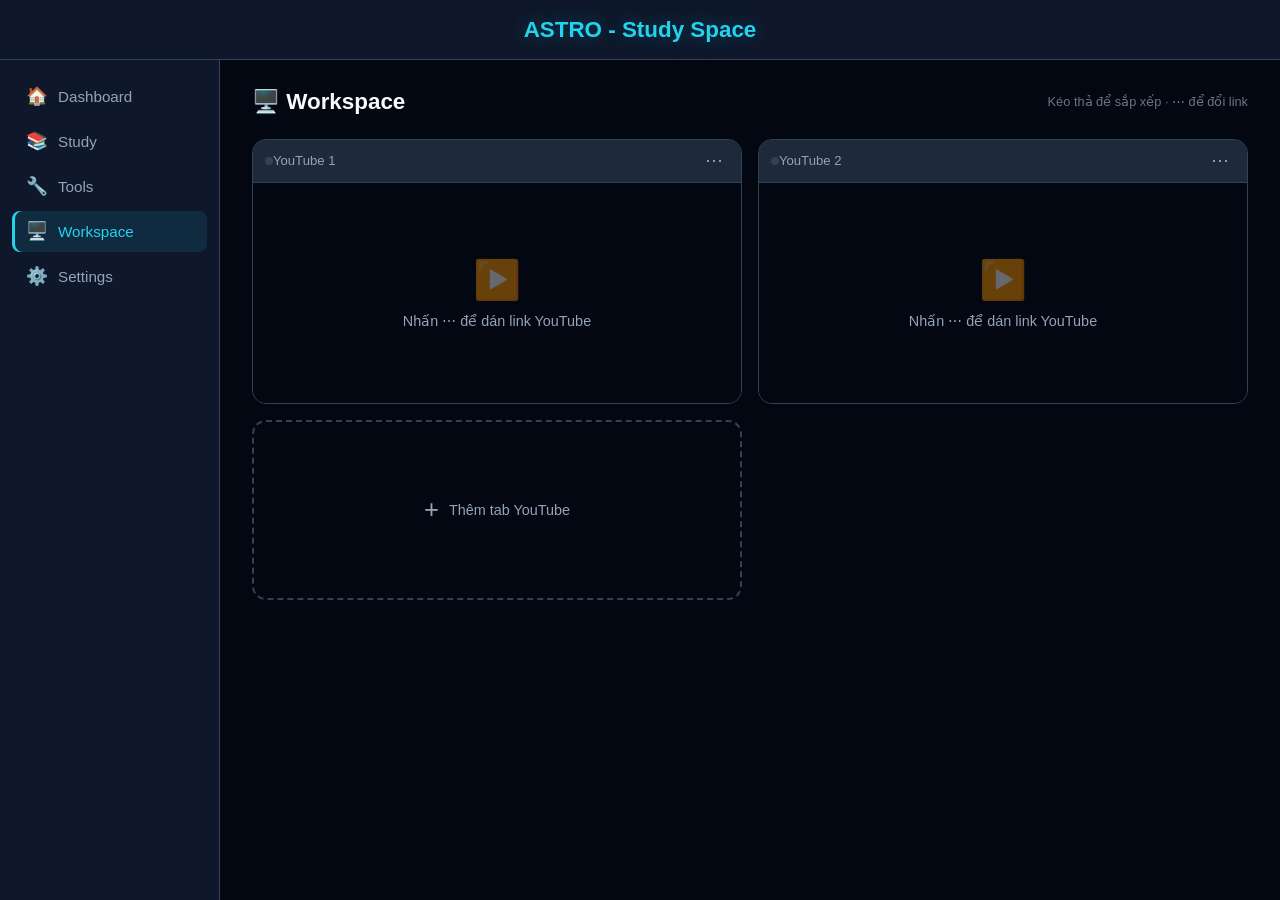
<file: features/workspace/workspace.html>
<!DOCTYPE html>
<html lang="vi">
<head>
    <meta charset="UTF-8">
    <meta name="viewport" content="width=device-width, initial-scale=1.0">
    <link rel="icon" href="../../assets/images/capybara.JPG">
    <title>Workspace - Study Space</title>
    <link rel="stylesheet" href="../../main.css">
    <script type="module" src="../../javascript.js"></script>
    <style>
        /* ── Grid layout ── */
        .ws-grid {
            display: grid;
            grid-template-columns: repeat(auto-fill, minmax(380px, 1fr));
            gap: 16px;
            padding: 4px 0;
        }

        /* ── Each YouTube tile ── */
        .yt-tile {
            background: var(--card-bg);
            border: 1px solid var(--border);
            border-radius: 14px;
            overflow: hidden;
            display: flex;
            flex-direction: column;
            animation: tileIn 0.4s cubic-bezier(0.34,1.56,0.64,1) both;
            transition: box-shadow 0.2s, border-color 0.2s;
            position: relative;
        }

        .yt-tile:hover {
            border-color: var(--accent);
            box-shadow: 0 0 0 1px var(--accent), 0 8px 32px rgba(0,0,0,0.4);
        }

        .yt-tile.dragging {
            opacity: 0.4;
            border-color: var(--accent);
        }

        .yt-tile.drag-over {
            border-color: var(--accent);
            box-shadow: 0 0 0 2px var(--accent), 0 0 24px rgba(34,211,238,0.3);
        }

        @keyframes tileIn {
            from { opacity: 0; transform: scale(0.9) translateY(12px); }
            to   { opacity: 1; transform: scale(1) translateY(0); }
        }

        /* ── Tile header (dynamic island style) ── */
        .tile-header {
            display: flex;
            align-items: center;
            justify-content: space-between;
            padding: 10px 12px;
            background: var(--bg-tertiary);
            border-bottom: 1px solid var(--border);
            cursor: grab;
            user-select: none;
        }

        .tile-header:active { cursor: grabbing; }

        .tile-title {
            font-size: 0.82rem;
            color: var(--fg-secondary);
            font-weight: 500;
            flex: 1;
            min-width: 0;
            overflow: hidden;
            text-overflow: ellipsis;
            white-space: nowrap;
            margin-right: 8px;
        }

        /* Dynamic island pill */
        .tile-island {
            display: flex;
            align-items: center;
            gap: 6px;
        }

        .island-dot {
            width: 8px; height: 8px;
            border-radius: 50%;
            background: var(--accent);
            animation: islandPulse 2s ease-in-out infinite;
        }

        @keyframes islandPulse {
            0%, 100% { opacity: 1; transform: scale(1); }
            50%       { opacity: 0.5; transform: scale(0.7); }
        }

        .tile-menu-btn {
            background: none;
            border: none;
            color: var(--fg-secondary);
            cursor: pointer;
            font-size: 1.1rem;
            padding: 2px 6px;
            border-radius: 6px;
            line-height: 1;
            transition: background 0.15s, color 0.15s;
        }

        .tile-menu-btn:hover {
            background: var(--bg-primary);
            color: var(--fg-primary);
        }

        /* ── Popover menu ── */
        .tile-popover {
            position: absolute;
            top: 42px;
            right: 8px;
            background: var(--bg-secondary);
            border: 1px solid var(--border);
            border-radius: 10px;
            padding: 6px;
            z-index: 200;
            min-width: 180px;
            box-shadow: 0 8px 32px rgba(0,0,0,0.5);
            display: none;
            animation: popoverIn 0.15s ease both;
        }

        .tile-popover.open { display: block; }

        @keyframes popoverIn {
            from { opacity: 0; transform: translateY(-6px) scale(0.97); }
            to   { opacity: 1; transform: translateY(0) scale(1); }
        }

        .popover-input {
            width: 100%;
            padding: 8px 10px;
            background: var(--bg-primary);
            border: 1px solid var(--border);
            border-radius: 7px;
            color: var(--fg-primary);
            font-family: inherit;
            font-size: 0.82rem;
            margin-bottom: 6px;
        }

        .popover-input:focus {
            outline: none;
            border-color: var(--accent);
        }

        .popover-btn {
            width: 100%;
            padding: 7px 10px;
            background: var(--accent);
            border: none;
            border-radius: 7px;
            color: var(--bg-primary);
            font-family: inherit;
            font-size: 0.82rem;
            font-weight: 600;
            cursor: pointer;
            margin-bottom: 4px;
            transition: background 0.15s;
        }

        .popover-btn:hover { background: var(--accent-hover); }

        .popover-btn-danger {
            background: transparent;
            border: 1px solid var(--border);
            color: var(--danger);
            margin-bottom: 0;
        }

        .popover-btn-danger:hover { background: rgba(239,68,68,0.1); border-color: var(--danger); }

        /* ── iframe embed ── */
        .tile-embed {
            flex: 1;
            min-height: 220px;
            position: relative;
            background: var(--bg-primary);
        }

        .tile-embed iframe {
            width: 100%;
            height: 100%;
            border: none;
            display: block;
        }

        .tile-placeholder {
            position: absolute;
            inset: 0;
            display: flex;
            flex-direction: column;
            align-items: center;
            justify-content: center;
            gap: 10px;
            color: var(--fg-secondary);
            font-size: 0.9rem;
        }

        .tile-placeholder .icon {
            font-size: 2.4rem;
            opacity: 0.4;
        }

        /* ── Add button tile ── */
        .yt-tile-add {
            background: transparent;
            border: 2px dashed var(--border);
            border-radius: 14px;
            min-height: 180px;
            display: flex;
            align-items: center;
            justify-content: center;
            cursor: pointer;
            color: var(--fg-secondary);
            font-size: 0.9rem;
            gap: 10px;
            transition: all 0.2s;
            animation: tileIn 0.4s cubic-bezier(0.34,1.56,0.64,1) both;
        }

        .yt-tile-add:hover {
            border-color: var(--accent);
            color: var(--accent);
            background: rgba(34,211,238,0.05);
        }

        .yt-tile-add .plus { font-size: 1.6rem; }

        /* ── Toolbar ── */
        .ws-toolbar {
            display: flex;
            align-items: center;
            gap: 12px;
            margin-bottom: 20px;
        }

        .ws-toolbar h1 { margin-bottom: 0; }

        .toolbar-hint {
            margin-left: auto;
            font-size: 0.8rem;
            color: var(--fg-secondary);
            opacity: 0.7;
        }
    </style>
</head>
<body>
    <div id="navbar"></div>
    <div id="sidebar"></div>
    <main class="main-container">
        <div class="ws-toolbar">
            <h1 class="section-title" style="margin-bottom:0">🖥️ Workspace</h1>
            <span class="toolbar-hint">Kéo thả để sắp xếp · ⋯ để đổi link</span>
        </div>

        <div class="ws-grid" id="ws-grid"></div>
    </main>

    <script type="module">
        import { ROOT } from '../../javascript.js';

        const STORAGE_KEY = 'workspace-yt-tiles';

        // ── State ──────────────────────────────────────────────
        let tiles = loadTiles();
        let dragSrcIndex = null;

        function loadTiles() {
            try {
                const raw = localStorage.getItem(STORAGE_KEY);
                return raw ? JSON.parse(raw) : defaultTiles();
            } catch { return defaultTiles(); }
        }

        function defaultTiles() {
            return [
                { id: uid(), url: '', title: 'YouTube 1' },
                { id: uid(), url: '', title: 'YouTube 2' },
            ];
        }

        function saveTiles() {
            localStorage.setItem(STORAGE_KEY, JSON.stringify(tiles));
        }

        function uid() {
            return Math.random().toString(36).slice(2, 10);
        }

        // ── YouTube URL → embed URL ────────────────────────────
        function toEmbedUrl(raw) {
            if (!raw) return '';
            raw = raw.trim();
            let videoId = null;
            let listId = null;

            // Already embed
            if (raw.includes('youtube.com/embed/')) return raw;

            try {
                const u = new URL(raw.startsWith('http') ? raw : 'https://' + raw);
                videoId = u.searchParams.get('v');
                listId  = u.searchParams.get('list');

                // youtu.be/xxxxx
                if (!videoId && u.hostname === 'youtu.be') {
                    videoId = u.pathname.slice(1);
                }
                // /live/xxx  or  /shorts/xxx
                if (!videoId) {
                    const m = u.pathname.match(/\/(live|shorts)\/([^/?]+)/);
                    if (m) videoId = m[2];
                }
            } catch { return ''; }

            if (listId && !videoId) {
                return `https://www.youtube.com/embed/videoseries?list=${listId}&autoplay=1`;
            }
            if (videoId) {
                return `https://www.youtube.com/embed/${videoId}?autoplay=1${listId ? '&list=' + listId : ''}`;
            }
            return '';
        }

        // ── Render ─────────────────────────────────────────────
        function render() {
            const grid = document.getElementById('ws-grid');
            grid.innerHTML = '';

            tiles.forEach((tile, idx) => {
                const el = makeTile(tile, idx);
                grid.appendChild(el);
            });

            // Add button
            const addBtn = document.createElement('div');
            addBtn.className = 'yt-tile-add';
            addBtn.innerHTML = '<span class="plus">+</span><span>Thêm tab YouTube</span>';
            addBtn.onclick = () => addTile();
            grid.appendChild(addBtn);
        }

        function makeTile(tile, idx) {
            const el = document.createElement('div');
            el.className = 'yt-tile';
            el.draggable = true;
            el.dataset.idx = idx;

            const embedUrl = toEmbedUrl(tile.url);

            el.innerHTML = `
                <div class="tile-header">
                    <div class="tile-island">
                        <div class="island-dot" style="${embedUrl ? '' : 'background:var(--border);animation:none'}"></div>
                    </div>
                    <div class="tile-title">${tile.title || 'YouTube'}</div>
                    <button class="tile-menu-btn" title="Cài đặt">⋯</button>
                </div>

                <div class="tile-popover" id="pop-${tile.id}">
                    <input class="popover-input" type="text" placeholder="Dán link YouTube vào đây..."
                           value="${tile.url || ''}" id="inp-${tile.id}">
                    <button class="popover-btn" id="save-${tile.id}">Áp dụng</button>
                    <button class="popover-btn popover-btn-danger" id="del-${tile.id}">Xóa tab này</button>
                </div>

                <div class="tile-embed">
                    ${embedUrl
                        ? `<iframe src="${embedUrl}" allow="autoplay; encrypted-media; picture-in-picture" allowfullscreen></iframe>`
                        : `<div class="tile-placeholder">
                               <span class="icon">▶️</span>
                               <span>Nhấn ⋯ để dán link YouTube</span>
                           </div>`
                    }
                </div>
            `;

            // Menu toggle
            const menuBtn = el.querySelector('.tile-menu-btn');
            const popover = el.querySelector(`#pop-${tile.id}`);
            menuBtn.addEventListener('click', e => {
                e.stopPropagation();
                // Close others
                document.querySelectorAll('.tile-popover.open').forEach(p => {
                    if (p !== popover) p.classList.remove('open');
                });
                popover.classList.toggle('open');
                if (popover.classList.contains('open')) {
                    el.querySelector(`#inp-${tile.id}`).focus();
                }
            });

            // Save link
            el.querySelector(`#save-${tile.id}`).addEventListener('click', () => {
                const val = el.querySelector(`#inp-${tile.id}`).value.trim();
                tiles[idx].url = val;
                // Auto-title from URL if blank
                if (!tiles[idx].title || tiles[idx].title.startsWith('YouTube')) {
                    tiles[idx].title = val ? 'YouTube ' + (idx + 1) : 'YouTube ' + (idx + 1);
                }
                saveTiles();
                render();
            });

            // Allow pressing Enter in input
            el.querySelector(`#inp-${tile.id}`).addEventListener('keydown', e => {
                if (e.key === 'Enter') el.querySelector(`#save-${tile.id}`).click();
            });

            // Delete tile
            el.querySelector(`#del-${tile.id}`).addEventListener('click', () => {
                tiles.splice(idx, 1);
                saveTiles();
                render();
            });

            // ── Drag & drop ──
            el.addEventListener('dragstart', e => {
                dragSrcIndex = idx;
                setTimeout(() => el.classList.add('dragging'), 0);
                e.dataTransfer.effectAllowed = 'move';
            });

            el.addEventListener('dragend', () => {
                el.classList.remove('dragging');
                document.querySelectorAll('.yt-tile').forEach(t => t.classList.remove('drag-over'));
            });

            el.addEventListener('dragover', e => {
                e.preventDefault();
                e.dataTransfer.dropEffect = 'move';
                if (dragSrcIndex !== idx) el.classList.add('drag-over');
            });

            el.addEventListener('dragleave', () => el.classList.remove('drag-over'));

            el.addEventListener('drop', e => {
                e.preventDefault();
                el.classList.remove('drag-over');
                if (dragSrcIndex === null || dragSrcIndex === idx) return;
                const moved = tiles.splice(dragSrcIndex, 1)[0];
                tiles.splice(idx, 0, moved);
                dragSrcIndex = null;
                saveTiles();
                render();
            });

            return el;
        }

        function addTile() {
            tiles.push({ id: uid(), url: '', title: 'YouTube ' + (tiles.length + 1) });
            saveTiles();
            render();
            // Auto-open popover on new tile
            setTimeout(() => {
                const pops = document.querySelectorAll('.tile-popover');
                const last = pops[pops.length - 1];
                if (last) {
                    last.classList.add('open');
                    last.querySelector('.popover-input')?.focus();
                }
            }, 50);
        }

        // Close popovers when clicking outside
        document.addEventListener('click', () => {
            document.querySelectorAll('.tile-popover.open').forEach(p => p.classList.remove('open'));
        });

        render();
    </script>
</body>
</html>
</file>
<file: main.css>
@import url('https://fonts.cdnfonts.com/css/minecraft-4');

* {
    margin: 0;
    padding: 0;
    box-sizing: border-box;
}

:root {
    --bg-primary: #030712;
    --bg-secondary: #0f172a;
    --bg-tertiary: #1e293b;
    --fg-primary: #f8fafc;
    --fg-secondary: #94a3b8;
    --accent: #22d3ee;
    --accent-hover: #06b6d4;
    --danger: #ef4444;
    --success: #22c55e;
    --warning: #f59e0b;
    --border: #334155;
    --card-bg: #111827;
    --sidebar-width: 220px;
    --navbar-height: 60px;
    --font-main: 'Inter', 'Segoe UI', Arial, sans-serif;
    --font-display: 'Minecraft', sans-serif;
}

/* Import Inter for main content font */
@import url('https://fonts.googleapis.com/css2?family=Inter:wght@400;500;600;700&display=swap');

body {
    background-color: var(--bg-primary);
    color: var(--fg-primary);
    font-family: var(--font-main);
    min-height: 100vh;
    overflow: hidden;
}

/* ── Navbar ── */
#navbar {
    position: fixed;
    top: 0; left: 0; right: 0;
    height: var(--navbar-height);
    background-color: var(--bg-secondary);
    border-bottom: 1px solid var(--border);
    z-index: 100;
    display: flex;
    align-items: center;
    justify-content: center;
}

#navbar nav {
    display: flex;
    align-items: center;
    justify-content: center;
    width: 100%;
    height: 100%;
}

#navbar h1 {
    font-family: var(--font-display);
    font-size: 1.4rem;
    color: var(--accent);
    text-shadow: 0 0 20px rgba(34, 211, 238, 0.3);
}

/* ── Sidebar ── */
#sidebar {
    position: fixed;
    top: var(--navbar-height);
    left: 0;
    bottom: 0;
    width: var(--sidebar-width);
    background-color: var(--bg-secondary);
    border-right: 1px solid var(--border);
    z-index: 50;
    overflow-y: auto;
}

.sidebar > ul {
    padding: 16px 12px;
    list-style: none;
}

.sidebar > ul > li {
    margin-bottom: 4px;
}

.sidebar > ul > li > a {
    text-decoration: none;
    color: var(--fg-secondary);
    font-family: var(--font-main);
    font-size: 0.95rem;
    display: flex;
    align-items: center;
    gap: 10px;
    padding: 10px 14px;
    border-radius: 8px;
    transition: all 0.2s ease;
}

.sidebar > ul > li > a .icon {
    font-size: 1.1rem;
    flex-shrink: 0;
}

.sidebar > ul > li > a:hover {
    color: var(--fg-primary);
    background-color: var(--bg-tertiary);
}

.sidebar > ul > li > a.selected {
    color: var(--accent);
    background-color: rgba(34, 211, 238, 0.1);
    box-shadow: inset 3px 0 0 var(--accent);
}

/* ── Main Container ── */
.main-container {
    position: fixed;
    top: var(--navbar-height);
    left: var(--sidebar-width);
    right: 0;
    bottom: 0;
    overflow-y: auto;
    padding: 28px 32px;
    background-color: var(--bg-primary);
    font-family: var(--font-main);
}

/* ── Utility ── */
.card {
    background: var(--card-bg);
    border: 1px solid var(--border);
    border-radius: 12px;
    padding: 24px;
    font-family: var(--font-main);
}

.card:hover {
    box-shadow: 0 0 0 1px var(--accent), 0 8px 32px rgba(0,0,0,0.3);
}

.btn {
    padding: 9px 20px;
    border: none;
    border-radius: 8px;
    font-family: var(--font-main);
    font-size: 0.9rem;
    cursor: pointer;
    transition: all 0.2s;
}

.btn-primary {
    background: var(--accent);
    color: var(--bg-primary);
    font-weight: 600;
}

.btn-primary:hover {
    background: var(--accent-hover);
    box-shadow: 0 0 16px rgba(34, 211, 238, 0.4);
}

.btn-secondary {
    background: var(--bg-tertiary);
    color: var(--fg-primary);
    border: 1px solid var(--border);
}

.btn-secondary:hover {
    background: var(--border);
}

.btn-danger {
    background: var(--danger);
    color: white;
}

.input {
    background: var(--bg-primary);
    border: 1px solid var(--border);
    border-radius: 8px;
    padding: 10px 14px;
    color: var(--fg-primary);
    font-family: var(--font-main);
    font-size: 1rem;
    width: 100%;
    transition: border-color 0.2s, box-shadow 0.2s;
}

.input:focus {
    outline: none;
    border-color: var(--accent);
    box-shadow: 0 0 0 3px rgba(34, 211, 238, 0.15);
}

.input::placeholder {
    color: var(--fg-secondary);
}

.section-title {
    font-size: 1.4rem;
    font-weight: 700;
    margin-bottom: 24px;
    color: var(--fg-primary);
    display: flex;
    align-items: center;
    gap: 10px;
}

.grid { display: grid; gap: 20px; }
.grid-2 { grid-template-columns: repeat(2, 1fr); }
.grid-3 { grid-template-columns: repeat(3, 1fr); }
.grid-4 { grid-template-columns: repeat(4, 1fr); }
.grid-auto { grid-template-columns: repeat(auto-fit, minmax(220px, 1fr)); }

@media (max-width: 900px) {
    .grid-2, .grid-3, .grid-4 { grid-template-columns: 1fr; }
    .main-container { padding: 20px 16px; }
}

/* Scrollbar */
::-webkit-scrollbar { width: 6px; height: 6px; }
::-webkit-scrollbar-track { background: transparent; }
::-webkit-scrollbar-thumb { background: var(--border); border-radius: 4px; }
::-webkit-scrollbar-thumb:hover { background: var(--fg-secondary); }

/* Animations */
@keyframes fadeIn {
  from { opacity: 0; transform: translateY(20px); }
  to { opacity: 1; transform: translateY(0); }
}

@keyframes pulse {
  0% { transform: scale(1); }
  50% { transform: scale(1.05); }
  100% { transform: scale(1); }
}

@keyframes float {
  0% { transform: translateY(0px); }
  50% { transform: translateY(-10px); }
  100% { transform: translateY(0px); }
}

@keyframes shimmer {
  0% { background-position: -200% 0; }
  100% { background-position: 200% 0; }
}

.animate-fade-in {
  animation: fadeIn 0.6s ease-out forwards;
}

.animate-pulse {
  animation: pulse 2s ease-in-out infinite;
}

.animate-float {
  animation: float 3s ease-in-out infinite;
}

.animate-shimmer {
  background: linear-gradient(90deg, transparent, rgba(255,255,255,0.1), transparent);
  background-size: 200% 100%;
  animation: shimmer 1.5s infinite;
}

/* Card hover effects */
.card-animated {
  transition: all 0.3s ease;
  position: relative;
  overflow: hidden;
}

.card-animated:hover {
  transform: translateY(-5px);
  box-shadow: 0 15px 35px rgba(0,0,0,0.4);
}

.card-animated:hover::before {
  content: '';
  position: absolute;
  top: 0;
  left: -100%;
  width: 100%;
  height: 100%;
  background: linear-gradient(90deg, transparent, rgba(255,255,255,0.1), transparent);
  animation: shimmer 1.5s infinite;
}
</file>
